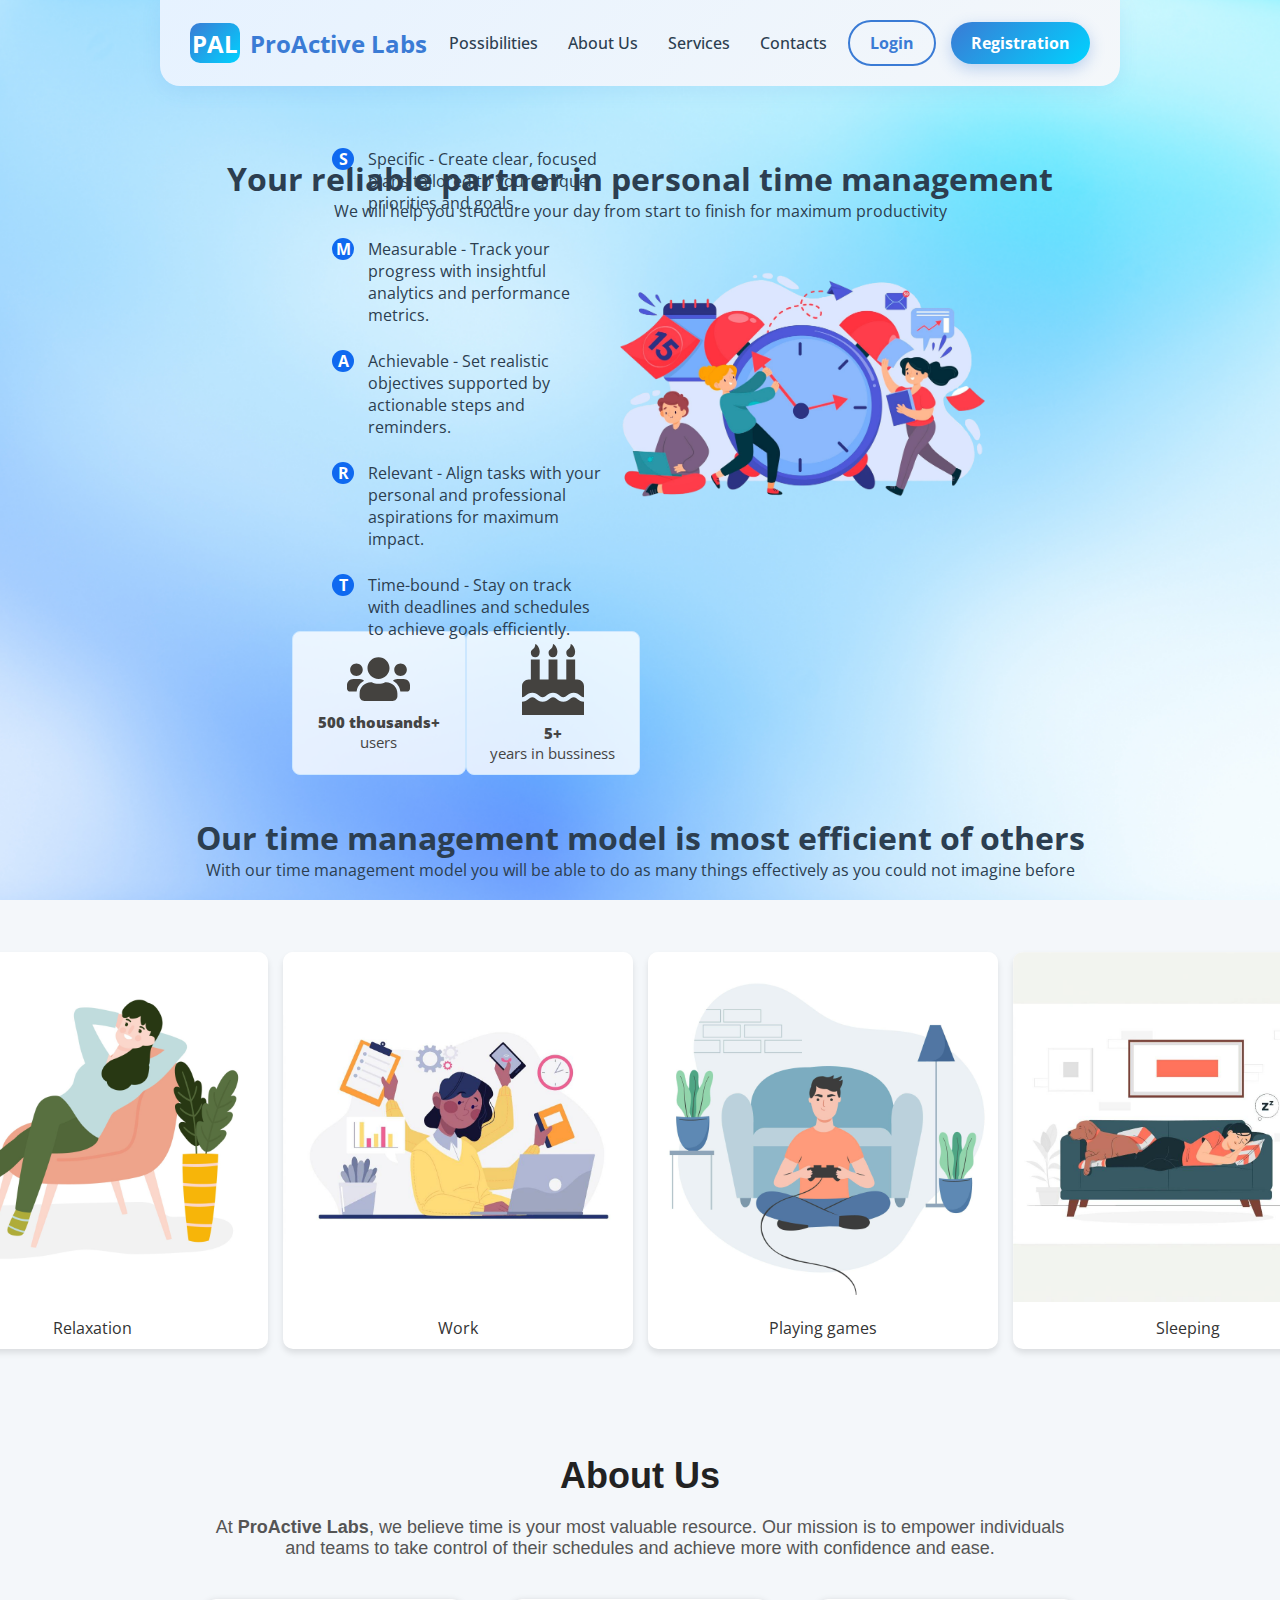
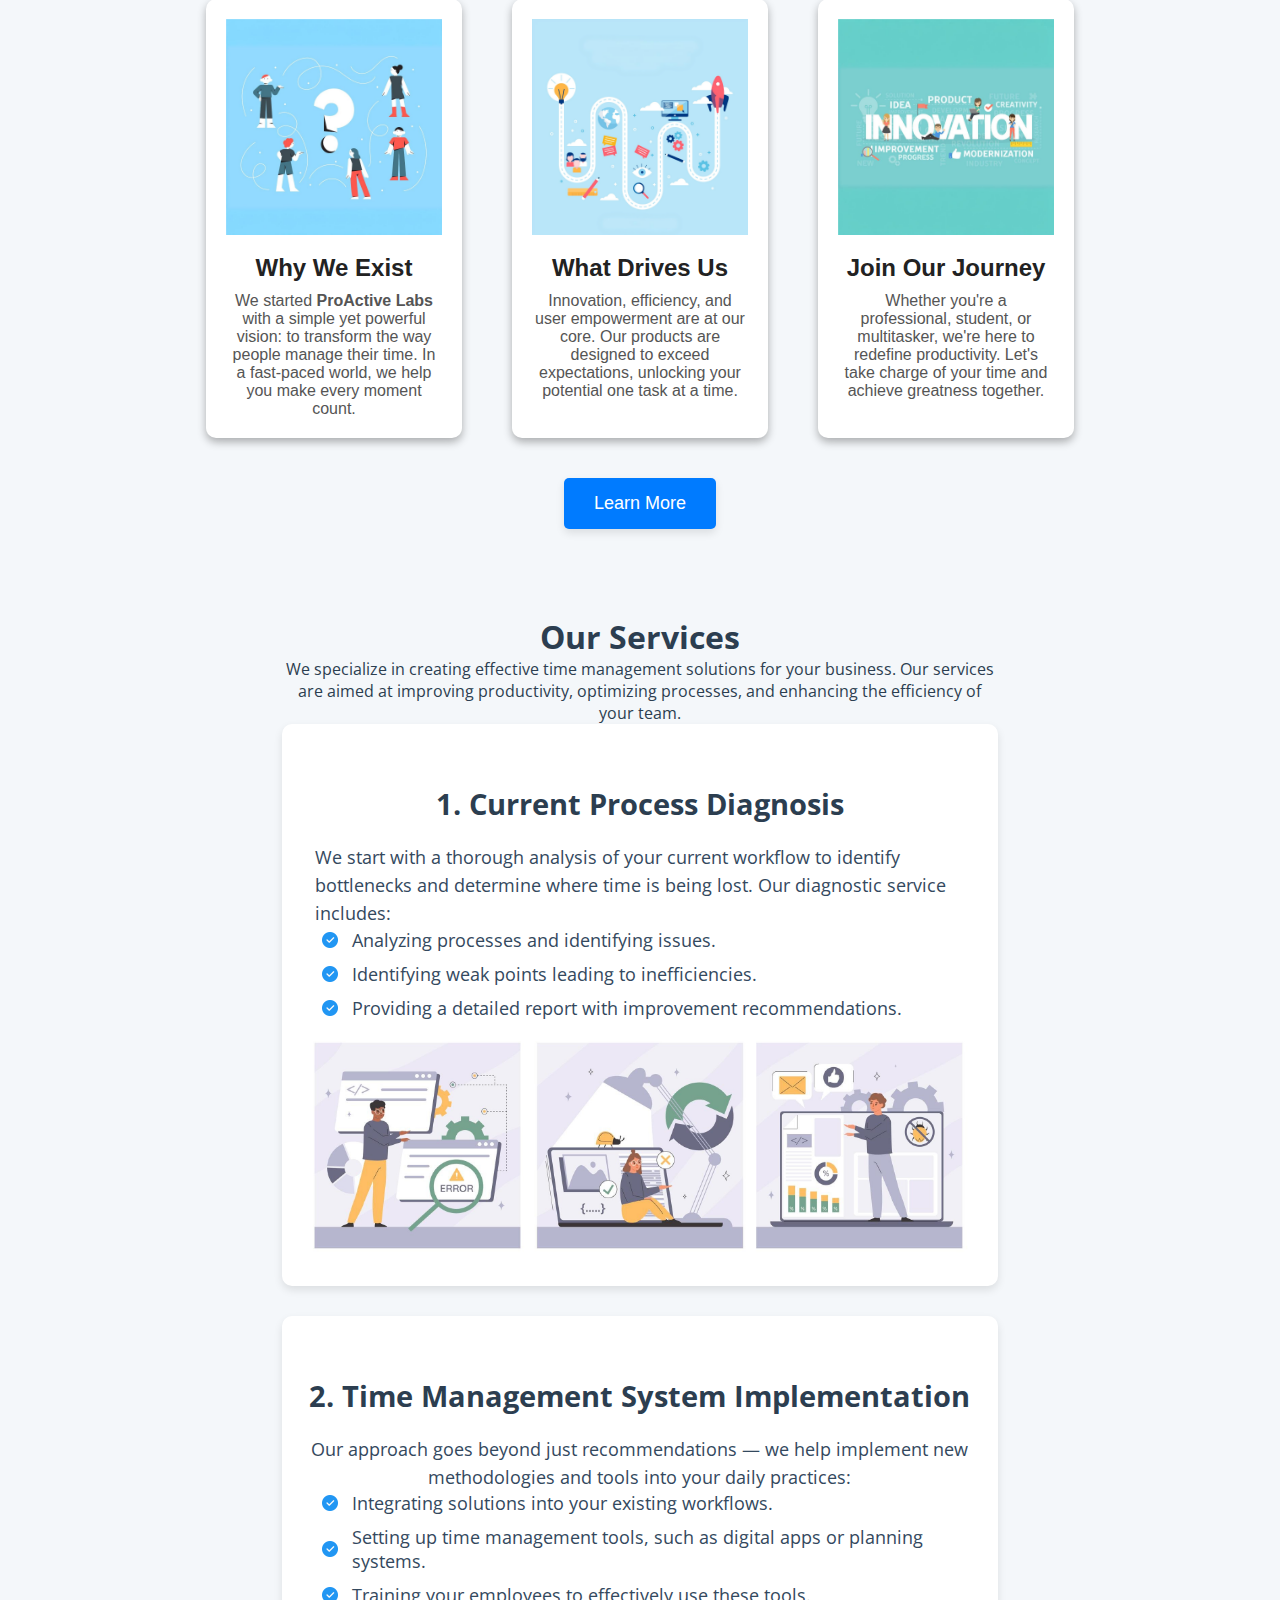
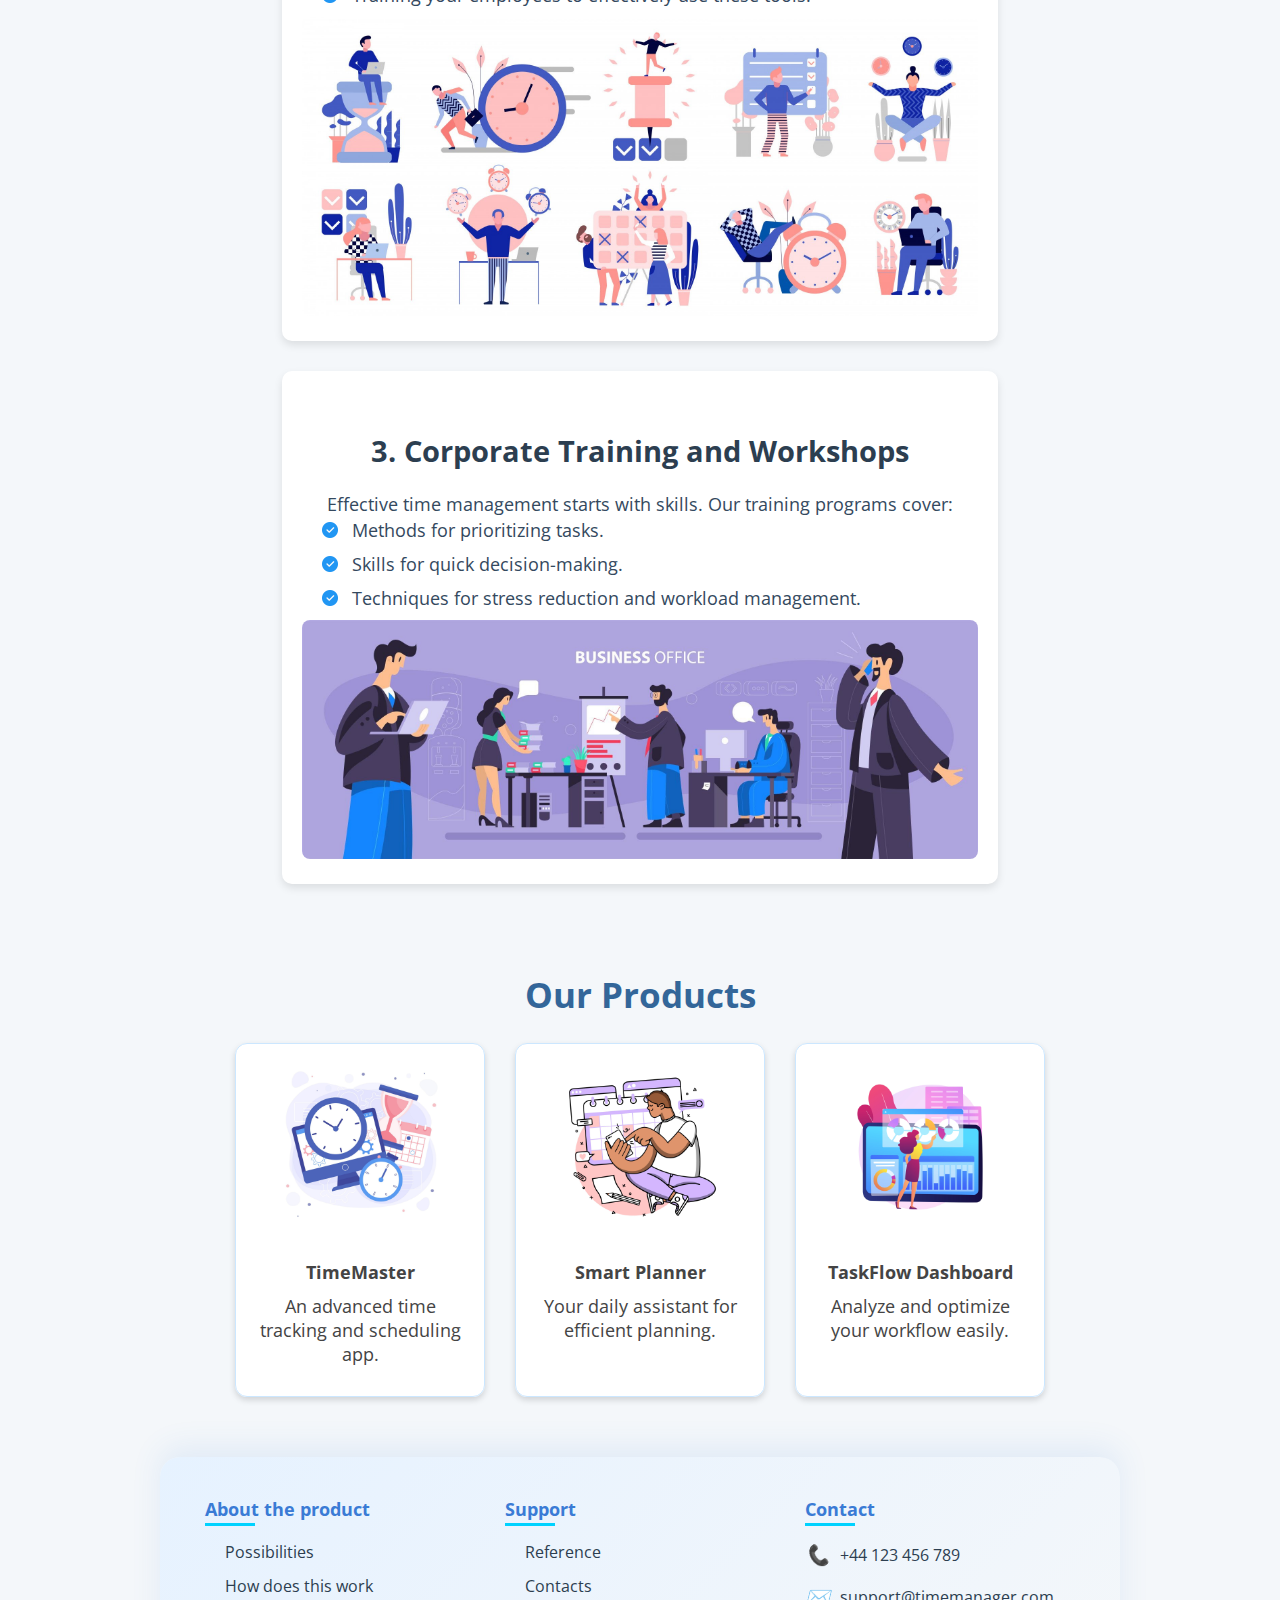
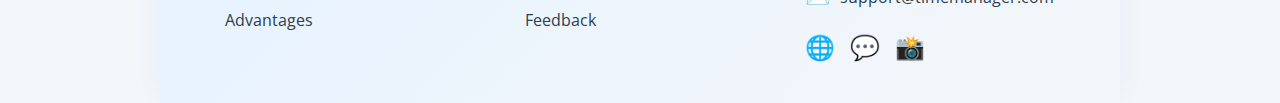
<file: index.html>
<!DOCTYPE html>
<html lang="en">
<head>
    <meta charset="UTF-8">
    <meta name="viewport" content="width=device-width, initial-scale=1.0">
    <title>Time management solution - ProActive Labs</title>
    <link rel="stylesheet" href="style.css">
    <link rel="icon" href="pictures/Logoa-removebg-preview.png" type="image/png">
    <link rel="preconnect" href="https://fonts.googleapis.com">
    <link rel="preconnect" href="https://fonts.gstatic.com" crossorigin>
    <link href="https://fonts.googleapis.com/css2?family=Open+Sans:ital,wght@0,300..800;1,300..800&family=Poppins:ital,wght@0,100;0,200;0,300;0,400;0,500;0,600;0,700;0,800;0,900;1,100;1,200;1,300;1,400;1,500;1,600;1,700;1,800;1,900&display=swap" rel="stylesheet">
</head>
<body>
    <header class="navigationPanel">
      <nav class="navbar">
        <div class="bg-bubble bg-bubble-1"></div>
        <div class="bg-bubble bg-bubble-2"></div>

        <a href="#" class="logo">
            <div class="logo-icon">PAL</div>
            ProActive Labs
        </a>

        <div class="burger-menu">
            <div class="burger-line"></div>
            <div class="burger-line"></div>
            <div class="burger-line"></div>
        </div>

        <ul class="nav-links">
            <li><a href="#possibilities">Possibilities</a></li>
            <li><a href="#about-us">About Us</a></li>
            <li><a href="#our-services">Services</a></li>
            <li><a href="#contacts">Contacts</a></li>
        </ul>

        <div class="nav-cta">
            <a href="login.html" class="login-btn">Login</a>
            <a href="register.html" class="signup-btn">Registration</a>
        </div>
    </nav>
    </header>
    <section class="bodySect" id="section1">
        <div class="intro">
            <h1>Your reliable partner in personal time management</h1>
            <p>We will help you structure your day from start to finish for maximum productivity</p>
        </div>
        <div class="oppDiv">
            <div class="oppListDiv">
            </div>
            <div class="oppImgDiv">
                <ul class="list-numbered">
                    <li>Specific - Create clear, focused plans tailored to your unique priorities and goals.</li>
                    <li>Measurable - Track your progress with insightful analytics and performance metrics.</li>
                    <li>Achievable - Set realistic objectives supported by actionable steps and reminders.</li>
                    <li>Relevant - Align tasks with your personal and professional aspirations for maximum impact.</li>
                    <li>Time-bound - Stay on track with deadlines and schedules to achieve goals efficiently.</li>
                </ul>
                <img src="pictures/freepik__background__97468.png" alt="img" class="image-with-shadow">
            </div>
        </div>
        <div class="divForOpp">
          <div class="opp" id="1">
            <img src="pictures/users.svg" alt="users" class="oppImg">
            <p class="indicatorDiv"><b>500 thousands+</b></p>
            <p>users</p>
          </div>
          <div class="opp" id="2">
            <img src="pictures/birthday-cake.svg" alt="birthday-cake" class="oppImg">
            <p class="indicatorDiv"><b>5+</b></p>
            <p>years in bussiness</p>
          </div>
          <div class="opp" id="3">
            <img src="pictures/rss.svg" alt="rss" class="oppImg">
            <p class="indicatorDiv"><b>10k+</b></p>
            <p>monthly blog users</p>
          </div>
          <div class="opp" id="4">
            <img src="pictures/clock-3.svg" alt="clock" class="oppImg">
            <p class="indicatorDiv"><b>500 millions+</b></p>
            <p>hours logged</p>
          </div>
        </div>
        <div class="timeModel" id="possibilities">
            <h1>Our time management model is most efficient of others</h2>
            <p>With our time management model you will be able to do as many things effectively as you could not imagine before</p>
        </div>
        <div class="roll-menu">
            <div class="roll-item">
                <img src="pictures/freepik__upload__25430.jpeg" alt="Rest">
                <p>Relaxation</p>
            </div>
            <div class="roll-item">
                <img src="pictures/freepik__expand__30466.png" alt="Work">
                <p>Work</p>
            </div>
            <div class="roll-item">
                <img src="pictures/freepik__upload__97421.jpeg" alt="Playing">
                <p>Playing games</p>
            </div>
            <div class="roll-item">
                <img src="pictures/freepik__expand__56985.png" alt="Nap">
                <p>Sleeping</p>
            </div>
        </div>
        
    </section>
    <section id="about-us">
        <div class="container" id="section2">
          <h2>About Us</h2>
          <p class="description">
            At <strong>ProActive Labs</strong>, we believe time is your most valuable resource. Our mission is to empower individuals and teams to take control of their schedules and achieve more with confidence and ease.
          </p>

          <div class="cards">
            <div class="card">
              <img src="pictures/freepik__expand__81606.png" alt="Why We Exist" class="imgScale">
              <h3>Why We Exist</h3>
              <p>
                We started <strong>ProActive Labs</strong> with a simple yet powerful vision: to transform the way people manage their time. In a fast-paced world, we help you make every moment count.
              </p>
            </div>
      
            <div class="card">
              <img src="pictures/freepik__retouch__6577.png" alt="What Drives Us">
              <h3>What Drives Us</h3>
              <p>
                Innovation, efficiency, and user empowerment are at our core. Our products are designed to exceed expectations, unlocking your potential one task at a time.
              </p>
            </div>
      
            <div class="card">
              <img src="pictures/freepik__expand__76119.png" alt="Join Our Journey">
              <h3>Join Our Journey</h3>
              <p>
                Whether you're a professional, student, or multitasker, we're here to redefine productivity. Let's take charge of your time and achieve greatness together.
              </p>
            </div>
          </div>
      
          <div class="cta">
            <a href="#learn-more" class="btn">Learn More</a>
          </div>
        </div>
      </section>
      <section class="servicesSect" id="our-services">
        <div class="container" id="section3">
          <h1 style="text-align: center;">Our Services</h1>
          <p style="text-align: center;">We specialize in creating effective time management solutions for your business. Our services are aimed at improving productivity, optimizing processes, and enhancing the efficiency of your team.</p>
      
          <div class="service">
              <h2>1. Current Process Diagnosis</h2>
              <div class="service-text" style="text-align: left;">
                  <p style="margin-left: 2%;">We start with a thorough analysis of your current workflow to identify bottlenecks and determine where time is being lost. Our diagnostic service includes:</p>
                  <ul>
                      <li>Analyzing processes and identifying issues.</li>
                      <li>Identifying weak points leading to inefficiencies.</li>
                      <li>Providing a detailed report with improvement recommendations.</li>
                  </ul>
              </div>
              <img src="pictures/freepik__upload__70912.jpeg" alt="Process Diagnosis">
          </div>
      
          <div class="service">
              <h2>2. Time Management System Implementation</h2>
              <div class="service-text">
                  <p>Our approach goes beyond just recommendations — we help implement new methodologies and tools into your daily practices:</p>
                  <ul>
                      <li>Integrating solutions into your existing workflows.</li>
                      <li>Setting up time management tools, such as digital apps or planning systems.</li>
                      <li>Training your employees to effectively use these tools.</li>
                  </ul>
              </div>
              <img src="pictures/freepik__upload__83335.jpeg" alt="Time Management Tools">
          </div>
      
          <div class="service">
              <h2>3. Corporate Training and Workshops</h2>
              <div class="service-text">
                  <p>Effective time management starts with skills. Our training programs cover:</p>
                  <ul>
                      <li>Methods for prioritizing tasks.</li>
                      <li>Skills for quick decision-making.</li>
                      <li>Techniques for stress reduction and workload management.</li>
                  </ul>
              </div>
              <img src="pictures/freepik__upload__11292.jpeg" alt="Corporate Training">
          </div>
        </div>
      </section>

      <section class="ourProducts" id="section4">
        <h2>Our Products</h2>
        <div class="productList">
          <div class="productItem">
            <img src="pictures/freepik__retouch__536.png" alt="Time Management Tool">
            <p><b>TimeMaster</b></p>
            <p>An advanced time tracking and scheduling app.</p>
          </div>
          <div class="productItem">
            <img src="pictures/freepik__upload__16127.jpeg" alt="Planner">
            <p><b>Smart Planner</b></p>
            <p>Your daily assistant for efficient planning.</p>
          </div>
          <div class="productItem">
            <img src="pictures/freepik__upload__20683.jpeg" alt="Dashboard Analytics">
            <p><b>TaskFlow Dashboard</b></p>
            <p>Analyze and optimize your workflow easily.</p>
          </div>
        </div>
      </section>

      <footer class="footer-container" id="contacts">
        <div class="bg-bubble bg-bubble-1"></div>
        <div class="bg-bubble bg-bubble-2"></div>

        <div class="footer-column">
            <h4>About the product</h4>
            <ul class="footer-links">
                <li>Possibilities</li>
                <li>How does this work</li>
                <li>Advantages</li>
            </ul>
        </div>

        <div class="footer-column">
            <h4>Support</h4>
            <ul class="footer-links">
                <li>Reference</li>
                <li>Contacts</li>
                <li>Feedback</li>
            </ul>
        </div>

        <div class="footer-column">
            <h4>Contact</h4>
            <div class="contact-info">
                <i>📞</i>
                <span>+44 123 456 789</span>
            </div>
            <div class="contact-info">
                <i>✉️</i>
                <span>support@timemanager.com</span>
            </div>
            <div class="social-icons">
                <a href="#">🌐</a>
                <a href="#">💬</a>
                <a href="#">📸</a>
            </div>
        </div>
    </footer>
  <script src="script.js"></script>
</body>
</html>
</file>
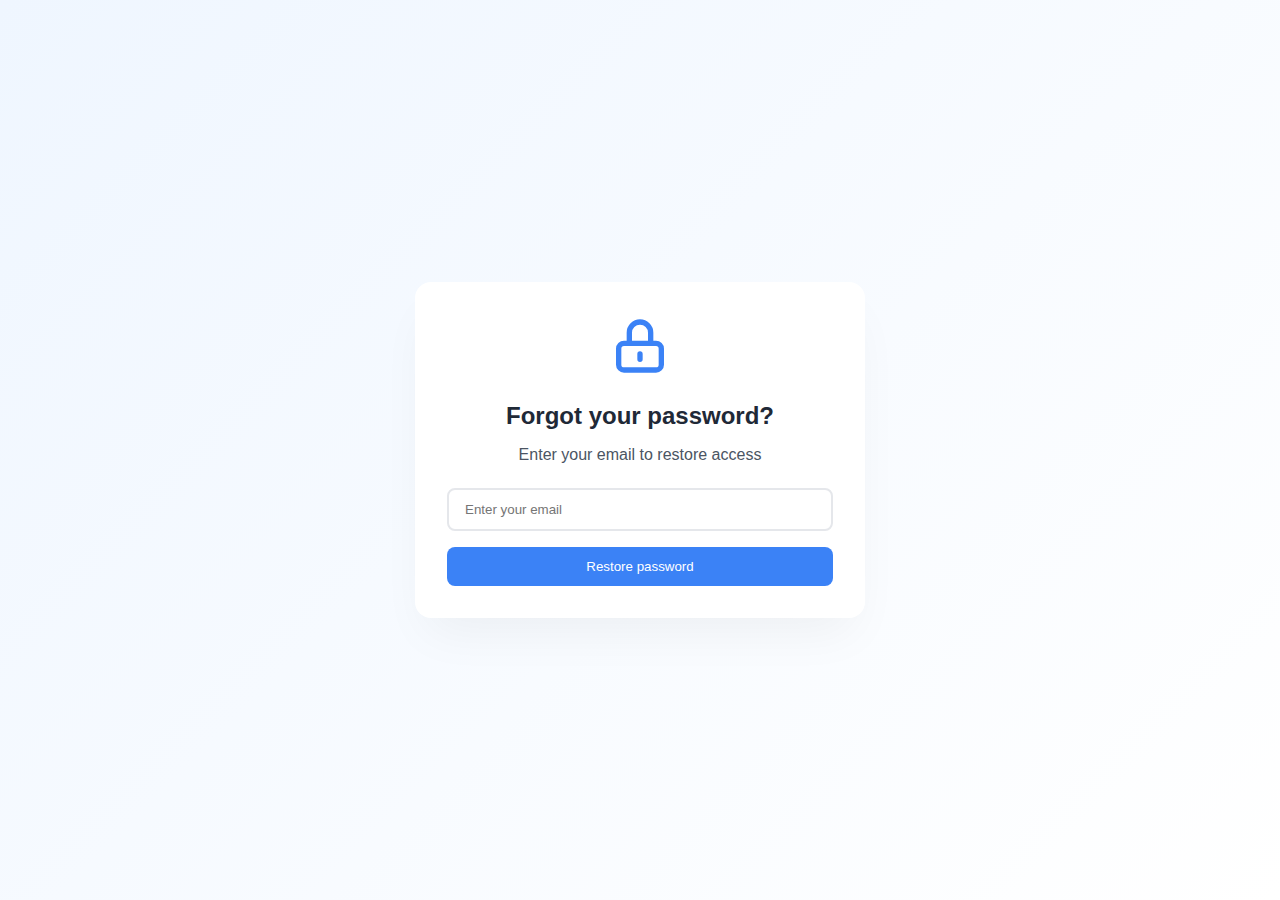
<file: forgot_pass.html>
<!DOCTYPE html>
<html lang="en">
<head>
    <meta charset="UTF-8">
    <meta name="viewport" content="width=device-width, initial-scale=1.0">
    <link rel="stylesheet" href="forgot_pass.css">
    <link rel="icon" href="pictures/Logoa-removebg-preview.png" type="image/png">
    <title>Forgot password - ProActive Labs</title>
</head>
<body>
    <div class="forgot-password-container">
        <svg class="lock-icon" fill="none" stroke="currentColor" viewBox="0 0 24 24" xmlns="http://www.w3.org/2000/svg">
            <path stroke-linecap="round" stroke-linejoin="round" stroke-width="2" d="M12 15v2m-6 4h12a2 2 0 002-2v-6a2 2 0 00-2-2H6a2 2 0 00-2 2v6a2 2 0 002 2zm10-10V7a4 4 0 00-8 0v4h8z"></path>
        </svg>

        <h2 class="title">Forgot your password?</h2>
        <p class="subtitle">Enter your email to restore access</p>

        <form id="forgotPasswordForm">
            <input 
                type="email" 
                id="emailInput" 
                class="email-input" 
                placeholder="Enter your email" 
                required
            >
            <button type="submit" class="submit-btn" id="submitBtn">
                Restore password
            </button>
        </form>

        <div id="successMessage" class="status-message success-message">
            Recovery instructions have been sent on email.
        </div>
        <div id="errorMessage" class="status-message error-message">
            Please, enter correct email
        </div>
    </div>
    <script src="forgot_pass.js"></script>
</body>
</html>
</file>
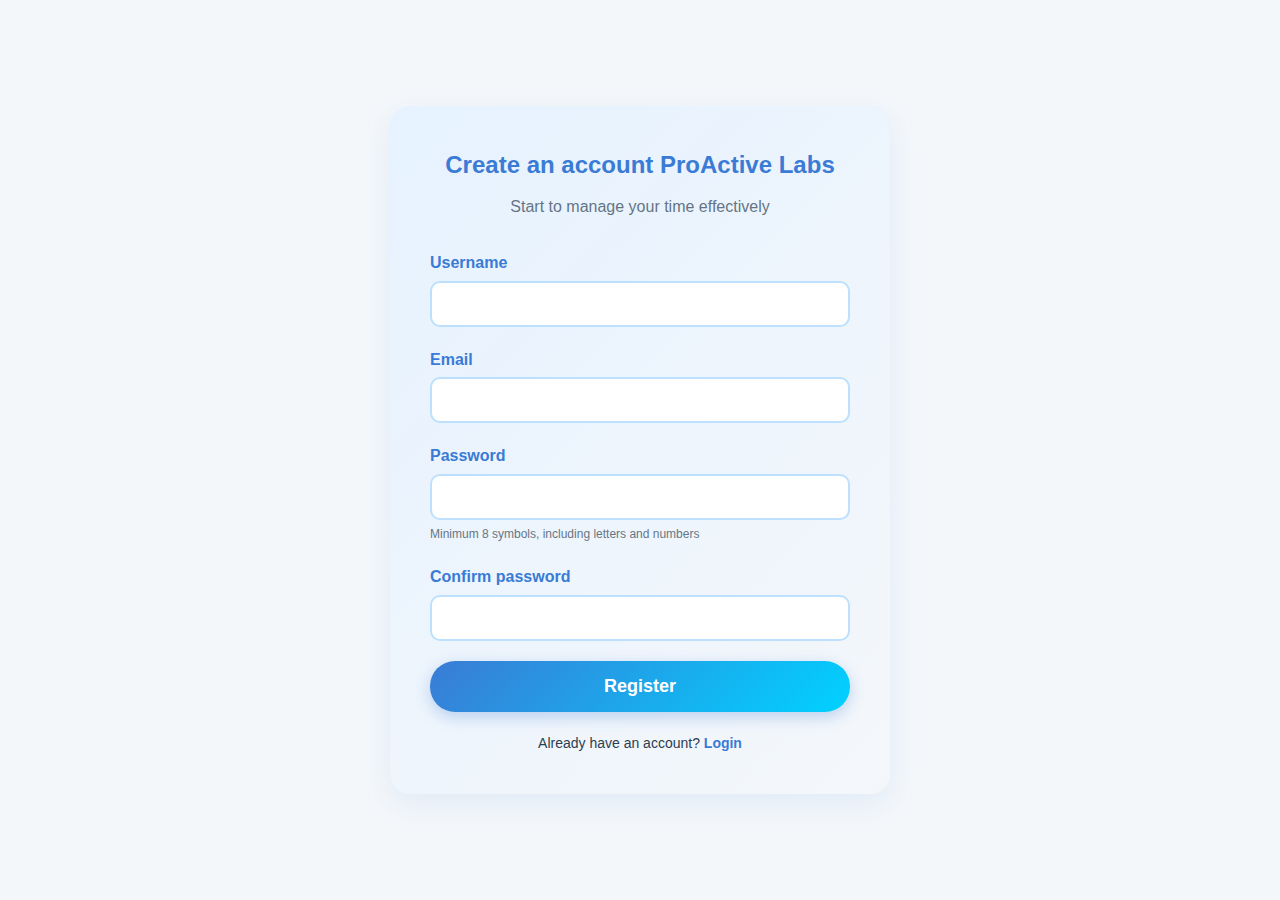
<file: register.html>
<!DOCTYPE html>
<html lang="en">
<head>
    <meta charset="UTF-8">
    <meta name="viewport" content="width=device-width, initial-scale=1.0">
    <link rel="stylesheet" href="register_style.css">
    <link rel="icon" href="pictures/Logoa-removebg-preview.png" type="image/png">
    <title>Registration - ProActive Labs</title>
</head>
<body>
    <div class="registration-container">
        <div class="bg-bubble bg-bubble-1"></div>
        <div class="bg-bubble bg-bubble-2"></div>

        <div class="form-header">
            <h1>Create an account ProActive Labs</h1>
            <p>Start to manage your time effectively</p>
        </div>

        <form id="registrationForm">
            <div class="form-group">
                <label for="username">Username</label>
                <input 
                    type="text" 
                    id="username" 
                    name="username" 
                    required 
                    minlength="3" 
                    maxlength="20"
                >
            </div>

            <div class="form-group">
                <label for="email">Email</label>
                <input 
                    type="email" 
                    id="email" 
                    name="email" 
                    required
                >
            </div>

            <div class="form-group">
                <label for="password">Password</label>
                <input 
                    type="password" 
                    id="password" 
                    name="password" 
                    required 
                    minlength="8"
                >
                <div class="password-requirements">
                    Minimum 8 symbols, including letters and numbers
                </div>
            </div>

            <div class="form-group">
                <label for="confirm-password">Confirm password</label>
                <input 
                    type="password" 
                    id="confirm-password" 
                    name="confirm-password" 
                    required
                >
            </div>

            <button type="submit" class="submit-btn">Register</button>
        </form>

        <div class="login-link">
            Already have an account? <a href="login.html">Login</a>
        </div>
    </div>
    <script src="register_script.js"></script>
</body>
</html>
</file>
<file: style.css>
html {
  scroll-behavior: smooth;
}

body {
    font-family: "Open Sans", sans-serif;
    font-optical-sizing: auto;
    font-style: normal;
    font-variation-settings:
    "wdth" 200;
    height: 100vh;
    background-image: url('pictures/vivid-blurred-colorful-wallpaper-background.jpg');
    background-repeat: no-repeat;
    background-size: cover;
    background-position: top;
    background-attachment: fixed;
}

body::-webkit-scrollbar {
    display: none;
}


header {
    font-family: "Open Sans", sans-serif;
    font-optical-sizing: auto;
    font-style: normal;
    font-weight: 500;
    font-variation-settings:
    "wdth" 100;
}

:root {
  --primary-white: #f4f7fa;
  --light-blue: #e6f2ff;
  --deep-blue: #3a7bd5;
  --soft-blue: #00d2ff;
  --text-color: #2c3e50;
}

* {
  margin: 0;
  padding: 0;
  box-sizing: border-box;
}

body {
  font-family: "Open Sans", sans-serif;
  background-color: var(--primary-white);
  color: var(--text-color);
}

.navbar {
  width: 75%;
  margin: 0 auto;
  display: flex;
  justify-content: space-between;
  align-items: center;
  padding: 20px 30px;
  background: linear-gradient(135deg, var(--light-blue), var(--primary-white));
  box-shadow: 0 5px 20px rgba(58, 123, 213, 0.1);
  border-radius: 0 0 20px 20px;
  position: relative;
  overflow: hidden;
}

.logo {
  display: flex;
  align-items: center;
  text-decoration: none;
  color: var(--deep-blue);
  font-weight: bold;
  font-size: 24px;
  transition: transform 0.3s ease;
}

.logo:hover {
  transform: scale(1.05);
}

.logo-icon {
  width: 50px;
  height: 40px;
  margin-right: 10px;
  background: linear-gradient(135deg, var(--deep-blue), var(--soft-blue));
  border-radius: 10px;
  display: flex;
  justify-content: center;
  align-items: center;
  color: white;
  font-weight: bold;
}

.nav-links {
  display: flex;
  list-style: none;
  gap: 30px;
}

.nav-links li a {
  text-decoration: none;
  color: var(--text-color);
  font-weight: 500;
  position: relative;
  transition: color 0.3s ease;
}

.nav-links li a::after {
  content: '';
  position: absolute;
  bottom: -5px;
  left: 0;
  width: 0;
  height: 2px;
  background: var(--deep-blue);
  transition: width 0.3s ease;
}

.nav-links li a:hover {
  color: var(--deep-blue);
}

.nav-links li a:hover::after {
  width: 100%;
}

.nav-cta {
  display: flex;
  align-items: center;
  gap: 15px;
}

.login-btn, .signup-btn {
  text-decoration: none;
  padding: 10px 20px;
  border-radius: 25px;
  font-weight: bold;
  transition: all 0.3s ease;
}

.login-btn {
  color: var(--deep-blue);
  border: 2px solid var(--deep-blue);
}

.signup-btn {
  background: linear-gradient(135deg, var(--deep-blue), var(--soft-blue));
  color: white;
  box-shadow: 0 5px 15px rgba(58, 123, 213, 0.3);
}

.login-btn:hover {
  background-color: var(--light-blue);
}

.signup-btn:hover {
  transform: translateY(-3px);
  box-shadow: 0 7px 20px rgba(58, 123, 213, 0.4);
}

.bg-bubble {
  position: absolute;
  background: rgba(58, 123, 213, 0.1);
  border-radius: 50%;
  animation: float 6s ease-in-out infinite alternate;
  z-index: -1;
}

.bg-bubble-1 {
  width: 100px;
  height: 100px;
  top: -30px;
  right: -30px;
}

.bg-bubble-2 {
  width: 80px;
  height: 80px;
  bottom: -20px;
  left: -20px;
  animation-delay: 2s;
}

@keyframes float {
  0% {
      transform: translateY(0);
  }
  100% {
      transform: translateY(30px);
  }
}

@media (max-width: 768px) {
  .navbar {
      flex-direction: column;
      width: 90%;
      text-align: center;
      padding: 20px 15px;
  }

  .nav-links {
      flex-direction: column;
      gap: 15px;
      margin: 20px 0;
  }

  .nav-cta {
      flex-direction: column;
      width: 100%;
  }

  .login-btn, .signup-btn {
      width: 100%;
      margin: 10px 0;
  }
}

.burger-menu {
  display: none;
  flex-direction: column;
  cursor: pointer;
}

.burger-line {
  width: 25px;
  height: 3px;
  background-color: var(--deep-blue);
  margin: 3px 0;
  transition: 0.4s;
}

@media (max-width: 768px) {
  .burger-menu {
      display: flex;
  }

  .nav-links, .nav-cta {
      display: none;
  }

  .navbar.active .nav-links,
  .navbar.active .nav-cta {
      display: flex;
  }
}

.disScaleImg {
}

.bodySect {
    margin-top: 4%;
    display: flex;
    justify-content: space-around;
    align-items: center;
    flex-direction: column;
}

.oppDiv {
    width: 100%;
    height: 25vh;
    display: flex;
    justify-content: space-around;
    align-items: center;
    margin-top: 7%;
}

.oppListDiv {
}

.oppImgDiv {
    display: flex;
    justify-content: space-between;
    align-items: center;
    text-align: right;
    margin-right: 15%;
}

.list-numbered {
    list-style: none;
    margin-left: 15em;
    text-align: left;
    opacity: 0;
    transform: translateX(-300px);
    transition: transform 1.0s ease, opacity 2.0s ease;
  }

  .list-numbered.visible {
    opacity: 1;
    transform: translateX(0);
  }
  
  .list-numbered > li {
    position: relative;
    margin-bottom: 1.5em;
  }
  
  .list-numbered > li:before {
    position: absolute;
    left: -2.25em;
    display: inline-block;
    width: 22px;
    height: 22px;
    margin-right: 1.7em;
    background-color: #0f69f0;
    border-radius: 50%;
    color: #fff;
    text-align: center;
    line-height: 22px;
    font-weight: bold;
  }
  
  .list-numbered > li:nth-child(1):before {
    content: "S";
  }
  
  .list-numbered > li:nth-child(2):before {
    content: "M";
  }
  
  .list-numbered > li:nth-child(3):before {
    content: "A";
  }
  
  .list-numbered > li:nth-child(4):before {
    content: "R";
  }
  
  .list-numbered > li:nth-child(5):before {
    content: "T";
  }

.image-with-shadow {
    display: block;
    width: 45%;
    height: auto;
    margin-bottom: 5%;
    margin-left: auto;
    opacity: 0;
    transform: translateX(300px);
    transition: transform 1.0s ease, opacity 3.0s ease;
  }

.image-with-shadow.visible {
  opacity: 1;
  transform: translateX(0);
}

.aboutUs {
    margin-top: 10%;
  }

.aboutHeader {
    display: flex;
    justify-content: space-around;
    align-items: center;
}

.intro {
  opacity: 0;
  transform: translateY(-100px);
  transition: transform 1.0s ease, opacity 1.5s ease; 
}

.intro.visible {
  opacity: 1;
  transform: translateY(0);
}

.timeModel {
    margin-top: 8%;
    margin-bottom: -5%;
    text-align: center;
}

.roll-menu {
    display: flex;
    margin-top: 10%;
    gap: 15px;
    padding: 20px;
}

.roll-item {
    flex: 0 0 auto;
    width: 350px;
    text-align: center;
    background-color: #fff;
    border-radius: 10px;
    box-shadow: 0 4px 6px rgba(0, 0, 0, 0.1);
    transition: transform 0.3s ease, box-shadow 0.3s ease;
}

.roll-item:hover {
    transform: scale(1.05);
    box-shadow: 0 6px 10px rgba(0, 0, 0, 0.15);
}

.roll-item img {
    width: 100%;
    border-radius: 10px 10px 0 0;
    object-fit: cover;
}

.roll-item p {
    padding: 10px;
    font-size: 16px;
    color: #333;
}



.roll-menu::-webkit-scrollbar {
    height: 8px;
}

.roll-menu::-webkit-scrollbar-thumb {
    background-color: #ccc;
    border-radius: 10px;
}

.roll-menu::-webkit-scrollbar-thumb:hover {
    background-color: #aaa;
}



@media (max-width: 600px) {
    .roll-item {
        width: 150px;
    }
}

#about-us {
    font-family: Arial, sans-serif;
    color: #333;
    padding: 50px 20px;
    text-align: center;
  }
  
  #about-us .container {
    max-width: 1200px;
    margin: 0 auto;
  }
  
  #about-us h2 {
    font-size: 36px;
    font-weight: bold;
    color: #222;
    margin-bottom: 20px;
  }
  
  #about-us .description {
    font-size: 18px;
    color: #555;
    margin-bottom: 40px;
  }
  
  #about-us .cards {
    display: flex;
    flex-wrap: wrap;
    gap: 50px;
    justify-content: center;
  }
  
  #about-us .card {
    background: #fff;
    padding: 20px;
    border-radius: 10px;
    box-shadow: 0 4px 8px rgba(0, 0, 0, 0.3);
    flex: 1;
    max-width: 300px;
    text-align: center;
    transition: transform 0.3s ease, box-shadow 0.3s ease;
  }
  

  #about-us .card img {
    max-width: 100%;
    height: auto;
    margin-bottom: 15px;
    transition: transform 0.3s ease;
  }
  
 
  #about-us .card:hover {
    transform: scale(1.05);
    box-shadow: 0 6px 12px rgba(0, 0, 0, 0.45);
  }
  
  #about-us .card:hover img {
    transform: scale(1.1);
  }
  
  #about-us .card h3 {
    font-size: 24px;
    color: #222;
    margin-bottom: 10px;
  }
  
  #about-us .card p {
    font-size: 16px;
    color: #555;
  }
  
  #about-us .cta {
    margin-top: 40px;
  }
  
  #about-us .btn {
    display: inline-block;
    padding: 15px 30px;
    font-size: 18px;
    color: #fff;
    background: #007BFF;
    border-radius: 5px;
    text-decoration: none;
    box-shadow: 0 4px 8px rgba(0, 0, 0, 0.1);
    transition: background 0.3s ease;
  }
  
  #about-us .btn:hover {
    background: #0056b3;
  }  
  
  .imgScale {
    
  }

.servicesSect {
  display: flex;
  flex-direction: column;
  justify-content: space-around;
  align-items: center;
}

.servicesSect ul li {
  position: relative;
  padding-left: 30px;
  list-style: none;
  text-align: left;
  display: flex;
  align-items: center;
}

.servicesSect ul li::before {
  content: '';
  position: absolute;
  left: 0;
  width: 16px;
  height: 16px;
  background-image: url('pictures/check.png');
  background-size: cover;
}

.divForOpp {
  display: flex;
  justify-content: space-between;
  align-items: flex-start;
  text-align: center;
  margin-top: 10%;
  width: 70%;
  border: none;
  padding: 10px;
  margin-bottom: -5%;
}

.opp {
  background-color: rgba(255, 255, 255, 0.8);
  width: 22vh;
  height: 16vh;
  border-radius: 8px;
  border: 1px solid #cce7ff;
  display: flex;
  flex-direction: column;
  justify-content: center;
  align-items: center;
  padding: 8px;
  opacity: 0;
  transition: transform 0.5s, box-shadow 0.3s, opacity 2.0s ease;
}

.opp:hover {
  transform: translateY(-5px);
  box-shadow: 3px 4px 8px rgba(0, 0, 0, 0.2);
}

.opp.visible {
  opacity: 1;
}

.oppImg {
  width: 40%;
  margin-bottom: 8px;
}

.indicatorDiv {
  font-size: 1.1em;
  color: #336699; 
  font-weight: bold; 
  margin: 4px 0; 
}

.opp p {
  margin: 0;
  font-size: 0.95em; 
  color: #444; 
}


.oppImg {
  
}

.indicatorDiv {

}

.container {
  width: 70%;
  margin: 0 auto;
  padding: 40px 0;
}

h1, h2 {
  color: #2c3e50; 
}

h2 {
  margin-top: 40px;
  font-size: 1.8em;
}

.service {
  background-color: #ffffff; 
  padding: 20px;
  border-radius: 10px;
  box-shadow: 0 4px 8px rgba(0, 0, 0, 0.1);
  margin-bottom: 30px;
}

.service img {
  max-width: 100%;
  border-radius: 8px;
}

.service-text {
  margin-top: 20px;
}

.service p {
  font-size: 1.1em;
  line-height: 1.6;
  color: #34495e;
}

.service ul {
  font-size: 1.1em;
  color: #34495e;
  padding-left: 20px;
}

.service ul li {
  margin-bottom: 10px;
}


section {
  padding: 20px 10%;
  margin: 0 auto;
  margin-top: -5%;
  text-align: center;
}

.ourProducts {
  margin-bottom: 40px;
}

.ourProducts h2 {
  font-size: 2.2em;
  color: #336699;
  margin-bottom: 25px;
  font-weight: bold;
}

.productList {
  display: flex;
  justify-content: center;
  flex-wrap: wrap;
  gap: 30px;
}

.productItem {
  background-color: rgba(255, 255, 255, 0.95);
  width: 250px;
  padding: 20px;
  border-radius: 12px;
  border: 1px solid #cce7ff;
  box-shadow: 0 3px 6px rgba(0, 0, 0, 0.15);
  text-align: center;
  transition: transform 0.3s, box-shadow 0.3s;
}

.productItem:hover {
  transform: translateY(-8px);
  box-shadow: 0 5px 12px rgba(0, 0, 0, 0.2);
}

.productItem img {
  width: 80%;
  margin-bottom: 15px;
}

.productItem p {
  margin: 10px 0;
  font-size: 1.1em;
  color: #444;
}

:root {
  --primary-white: #f4f7fa;
  --light-blue: #e6f2ff;
  --deep-blue: #3a7bd5;
  --soft-blue: #00d2ff;
}

.footer-container {
  width: 75%;
  margin: 0 auto;
  background: linear-gradient(135deg, var(--light-blue), var(--primary-white));
  padding: 40px 30px;
  border-radius: 20px 20px 0 0;
  box-shadow: 0 -10px 30px rgba(58, 123, 213, 0.1);
  display: flex;
  justify-content: space-between;
  align-items: flex-start;
  position: relative;
  overflow: hidden;
}

.footer-column {
  flex: 1;
  margin: 0 15px;
  position: relative;
  z-index: 2;
}

.footer-column h4 {
  color: var(--deep-blue);
  margin-bottom: 20px;
  font-size: 18px;
  position: relative;
  display: inline-block;
}

.footer-column h4::after {
  content: '';
  position: absolute;
  bottom: -5px;
  left: 0;
  width: 50px;
  height: 3px;
  background: var(--soft-blue);
  transition: width 0.3s ease;
}

.footer-column:hover h4::after {
  width: 100%;
}

.footer-links {
  list-style: none;
  padding: 0;
}

.footer-links li {
  margin-bottom: 12px;
  position: relative;
  padding-left: 20px;
  transition: color 0.3s ease;
}

.footer-links li::before {
  content: '→';
  position: absolute;
  left: 0;
  color: var(--deep-blue);
  opacity: 0;
  transition: opacity 0.3s ease;
}

.footer-links li:hover {
  color: var(--deep-blue);
  cursor: pointer;
}

.footer-links li:hover::before {
  opacity: 1;
}

.contact-info {
  display: flex;
  align-items: center;
  margin-bottom: 15px;
}

.contact-info i {
  margin-right: 10px;
  color: var(--deep-blue);
  font-size: 20px;
}

.social-icons {
  display: flex;
  gap: 15px;
  margin-top: 20px;
}

.social-icons a {
  color: var(--deep-blue);
  font-size: 24px;
  text-decoration: none;
  transition: transform 0.3s ease;
}

.social-icons a:hover {
  transform: scale(1.2) rotate(5deg);
}

.bg-bubble {
  position: absolute;
  background: rgba(58, 123, 213, 0.1);
  border-radius: 50%;
  animation: float 6s ease-in-out infinite alternate;
}

.bg-bubble-1 {
  width: 150px;
  height: 150px;
  top: -50px;
  right: -50px;
}

.bg-bubble-2 {
  width: 100px;
  height: 100px;
  bottom: -30px;
  left: -30px;
  animation-delay: 2s;
}

@keyframes float {
  0% {
      transform: translateY(0);
  }
  100% {
      transform: translateY(30px);
  }
}

@media (max-width: 768px) {
  .footer-container {
      flex-direction: column;
      width: 90%;
      padding: 30px 20px;
  }

  .footer-column {
      margin: 10px 0;
  }
}
</file>
<file: forgot_pass.css>
:root {
    --primary-blue: #3B82F6;
    --light-blue: #EFF6FF;
    --white: #FFFFFF;
    --gray-text: #4B5563;
}

* {
    margin: 0;
    padding: 0;
    box-sizing: border-box;
    font-family: Arial, sans-serif;
}

body {
    background: linear-gradient(135deg, var(--light-blue), var(--white));
    min-height: 100vh;
    display: flex;
    justify-content: center;
    align-items: center;
    padding: 20px;
}

.forgot-password-container {
    background: var(--white);
    border-radius: 16px;
    box-shadow: 0 25px 50px -12px rgba(0, 0, 0, 0.05);
    padding: 32px;
    width: 100%;
    max-width: 450px;
    text-align: center;
}

.lock-icon {
    width: 64px;
    height: 64px;
    color: var(--primary-blue);
    margin: 0 auto 20px;
    animation: pulse 2s infinite;
}

.title {
    font-size: 24px;
    color: #1F2937;
    margin-bottom: 16px;
}

.subtitle {
    color: var(--gray-text);
    margin-bottom: 24px;
}

.email-input {
    width: 100%;
    padding: 12px 16px;
    border: 2px solid #E5E7EB;
    border-radius: 8px;
    margin-bottom: 16px;
    transition: all 0.3s ease;
}

.email-input:focus {
    outline: none;
    border-color: var(--primary-blue);
    box-shadow: 0 0 0 3px rgba(59, 130, 246, 0.2);
}

.submit-btn {
    width: 100%;
    padding: 12px;
    background-color: var(--primary-blue);
    color: white;
    border: none;
    border-radius: 8px;
    cursor: pointer;
    transition: background-color 0.3s ease;
    display: flex;
    justify-content: center;
    align-items: center;
}

.submit-btn:hover {
    background-color: #2563EB;
}

.submit-btn:disabled {
    opacity: 0.5;
    cursor: not-allowed;
}

.status-message {
    margin-top: 16px;
    padding: 12px;
    border-radius: 8px;
    display: none;
}

.success-message {
    background-color: #D1FAE5;
    color: #065F46;
    border: 1px solid #A7F3D0;
}

.error-message {
    background-color: #FEE2E2;
    color: #991B1B;
    border: 1px solid #FEE2E2;
}

.loading-spinner {
    display: inline-block;
    width: 20px;
    height: 20px;
    border: 3px solid rgba(255,255,255,0.3);
    border-radius: 50%;
    border-top-color: white;
    animation: spin 1s ease-in-out infinite;
}

@keyframes pulse {
    0%, 100% { transform: scale(1); }
    50% { transform: scale(1.05); }
}

@keyframes spin {
    0% { transform: rotate(0deg); }
    100% { transform: rotate(360deg); }
}

@keyframes shake {
    0%, 100% { transform: translateX(0); }
    10%, 30%, 50%, 70%, 90% { transform: translateX(-5px); }
    20%, 40%, 60%, 80% { transform: translateX(5px); }
}

.shake-animation {
    animation: shake 0.5s;
}
</file>
<file: register_style.css>
:root {
    --primary-white: #f4f7fa;
    --light-blue: #e6f2ff;
    --deep-blue: #3a7bd5;
    --soft-blue: #00d2ff;
    --text-color: #2c3e50;
    --input-border: #bce0fd;
}

* {
    margin: 0;
    padding: 0;
    box-sizing: border-box;
}

body {
    font-family: 'Arial', sans-serif;
    background-color: var(--primary-white);
    display: flex;
    justify-content: center;
    align-items: center;
    min-height: 100vh;
    line-height: 1.6;
    color: var(--text-color);
}

.registration-container {
    width: 100%;
    max-width: 500px;
    background: linear-gradient(135deg, var(--light-blue), var(--primary-white));
    border-radius: 20px;
    box-shadow: 0 10px 30px rgba(58, 123, 213, 0.1);
    padding: 40px;
    position: relative;
    overflow: hidden;
}

.form-header {
    text-align: center;
    margin-bottom: 30px;
}

.form-header h1 {
    color: var(--deep-blue);
    font-size: 24px;
    margin-bottom: 10px;
}

.form-header p {
    color: var(--text-color);
    opacity: 0.7;
}

.form-group {
    margin-bottom: 20px;
    position: relative;
}

.form-group label {
    display: block;
    margin-bottom: 5px;
    color: var(--deep-blue);
    font-weight: 600;
}

.form-group input {
    width: 100%;
    padding: 12px 15px;
    border: 2px solid var(--input-border);
    border-radius: 10px;
    background-color: white;
    transition: all 0.3s ease;
    font-size: 16px;
}

.form-group input:focus {
    outline: none;
    border-color: var(--deep-blue);
    box-shadow: 0 0 0 3px rgba(58, 123, 213, 0.1);
}

.form-group input:valid {
    border-color: #2ecc71;
}

.password-requirements {
    font-size: 12px;
    color: var(--text-color);
    opacity: 0.7;
    margin-top: 5px;
}

.submit-btn {
    width: 100%;
    padding: 15px;
    background: linear-gradient(135deg, var(--deep-blue), var(--soft-blue));
    color: white;
    border: none;
    border-radius: 25px;
    font-size: 18px;
    font-weight: bold;
    cursor: pointer;
    transition: all 0.3s ease;
    box-shadow: 0 5px 15px rgba(58, 123, 213, 0.3);
}

.submit-btn:hover {
    transform: translateY(-3px);
    box-shadow: 0 7px 20px rgba(58, 123, 213, 0.4);
}

.login-link {
    text-align: center;
    margin-top: 20px;
    font-size: 14px;
}

.login-link a {
    color: var(--deep-blue);
    text-decoration: none;
    font-weight: bold;
    transition: color 0.3s ease;
}

.login-link a:hover {
    text-decoration: underline;
}

.bg-bubble {
    position: absolute;
    background: rgba(58, 123, 213, 0.1);
    border-radius: 50%;
    animation: float 6s ease-in-out infinite alternate;
    z-index: -1;
}

.bg-bubble-1 {
    width: 150px;
    height: 150px;
    top: -50px;
    right: -50px;
}

.bg-bubble-2 {
    width: 100px;
    height: 100px;
    bottom: -30px;
    left: -30px;
    animation-delay: 2s;
}

@keyframes float {
    0% {
        transform: translateY(0);
    }
    100% {
        transform: translateY(30px);
    }
}

@media (max-width: 600px) {
    .registration-container {
        width: 95%;
        margin: 20px;
        padding: 30px 20px;
    }
}
</file>
